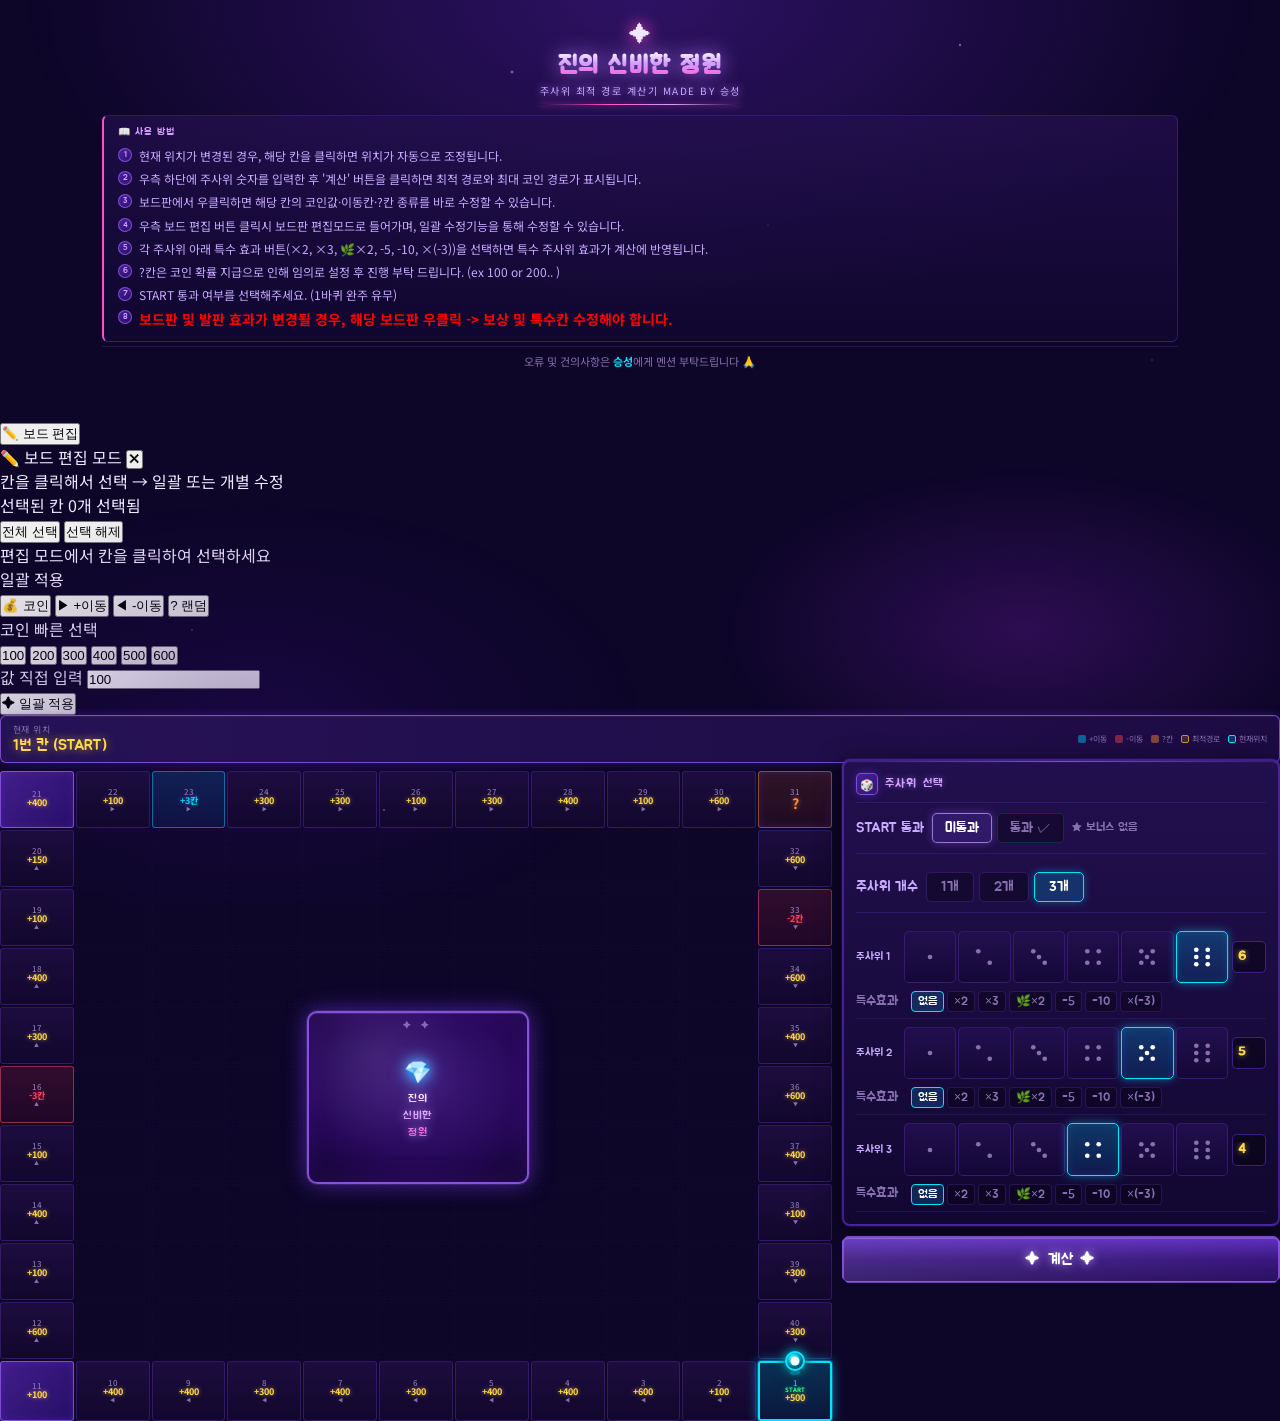
<file: maple_dice.html>
<!DOCTYPE html>
<html lang="ko">

<head>
  <meta charset="UTF-8">
  <meta name="viewport" content="width=device-width, initial-scale=1.0">
  <title>진의 신비한 정원</title>
  <link href="https://fonts.googleapis.com/css2?family=Jua&family=Noto+Sans+KR:wght@400;500;700&display=swap"
    rel="stylesheet">
  <link rel="stylesheet" href="maple_dice.css">
</head>

<body>
  <div class="app">

    <!-- 헤더 -->
    <div class="header">
      <div class="ho">✦</div>
      <h1>진의 신비한 정원</h1>
      <div class="sub">주사위 최적 경로 계산기 made by 승성</div>
      <div class="hl"></div>

      <div class="help">
        <div class="help-title">📖 사용 방법</div>
        <div class="help-steps">
          <div class="help-step">
            <div class="help-num">1</div>
            <div class="help-text">현재 위치가 변경된 경우, 해당 칸을 클릭하면 위치가 자동으로 조정됩니다.</div>
          </div>
          <div class="help-step">
            <div class="help-num">2</div>
            <div class="help-text">우측 하단에 주사위 숫자를 입력한 후 '계산' 버튼을 클릭하면 최적 경로와 최대 코인 경로가 표시됩니다.</div>
          </div>
          <div class="help-step">
            <div class="help-num">3</div>
            <div class="help-text">
              보드판에서 우클릭하면 해당 칸의 코인값·이동칸·?칸 종류를 바로 수정할 수 있습니다.
            </div>
          </div>
          <div class="help-step">
            <div class="help-num">4</div>
            <div class="help-text">
             우측 보드 편집 버튼 클릭시 보드판 편집모드로 들어가며, 일괄 수정기능을 통해 수정할 수 있습니다.
            </div>
          </div>
          <div class="help-step">
            <div class="help-num">5</div>
            <div class="help-text">
              각 주사위 아래 특수 효과 버튼(×2, ×3, 🌿×2, -5, -10, ×(-3))을 선택하면 특수 주사위 효과가 계산에 반영됩니다.
            </div>
          </div>
          <div class="help-step">
            <div class="help-num">6</div>
            <div class="help-text">
              ?칸은 코인 확률 지급으로 인해 임의로 설정 후 진행 부탁 드립니다. (ex 100 or 200.. )
            </div>
          </div>
          <div class="help-step">
            <div class="help-num">7</div>
            <div class="help-text">
              START 통과 여부를 선택해주세요. (1바퀴 완주 유무)
            </div>
          </div>
          <div class="help-step">
            <div class="help-num">8</div>
            <div class="help-text" style="font-size: 14px; color: red; font-weight: bold;">
              <strong>
                보드판 및 발판 효과가 변경될 경우, 해당 보드판 우클릭 -> 보상 및 특수칸 수정해야 합니다.
              </strong>
            </div>
          </div>
        </div>
      </div>
      <div class="help-contact">오류 및 건의사항은 <b>승성</b>에게 멘션 부탁드립니다 🙏</div>
    </div>
  </div>

  <!-- 편집 모드 버튼 (우측 상단 고정) -->
  <button id="editModeBtn" class="edit-mode-btn" onclick="toggleEditMode()">
    <span class="emb-icon">✏️</span>
    <span class="emb-text">보드 편집</span>
  </button>

  <!-- 편집 패널 (우측 슬라이드인) -->
  <div id="editPanel" class="edit-panel">
    <div class="ep-header">
      <div class="ep-title-row">
        <span class="ep-title">✏️ 보드 편집 모드</span>
        <button class="ep-close-btn" onclick="toggleEditMode()">✕</button>
      </div>
      <div class="ep-desc">칸을 클릭해서 선택 → 일괄 또는 개별 수정</div>
    </div>

    <!-- 선택 현황 -->
    <div class="ep-section">
      <div class="ep-section-title">
        <span>선택된 칸</span>
        <span class="ep-sel-cnt-badge"><span id="epSelCount">0</span>개 선택됨</span>
      </div>
      <div class="ep-sel-actions">
        <button class="ep-sel-btn" onclick="selectAllCells()">전체 선택</button>
        <button class="ep-sel-btn ep-sel-btn-clear" onclick="clearSelection()">선택 해제</button>
      </div>
      <div id="epSelList" class="ep-sel-list">
        <div class="ep-hint">편집 모드에서 칸을 클릭하여 선택하세요</div>
      </div>
    </div>

    <!-- 일괄 적용 -->
    <div class="ep-section">
      <div class="ep-section-title">일괄 적용</div>
      <div class="ep-type-row" id="epBulkTypes">
        <button class="ep-type-btn active" data-type="coin" onclick="epSetType(this)">💰 코인</button>
        <button class="ep-type-btn" data-type="plus" onclick="epSetType(this)">▶ +이동</button>
        <button class="ep-type-btn" data-type="minus" onclick="epSetType(this)">◀ -이동</button>
        <button class="ep-type-btn" data-type="mystery" onclick="epSetType(this)">? 랜덤</button>
      </div>
      <div class="ep-bulk-presets" id="epPresets">
        <div class="ep-preset-label">코인 빠른 선택</div>
        <div class="ep-preset-btns">
          <button class="ep-preset" onclick="setBulkVal(100)">100</button>
          <button class="ep-preset" onclick="setBulkVal(200)">200</button>
          <button class="ep-preset" onclick="setBulkVal(300)">300</button>
          <button class="ep-preset" onclick="setBulkVal(400)">400</button>
          <button class="ep-preset" onclick="setBulkVal(500)">500</button>
          <button class="ep-preset" onclick="setBulkVal(600)">600</button>
        </div>
      </div>
      <div class="ep-input-row">
        <label class="ep-label">값 직접 입력</label>
        <input class="ep-input" id="epBulkVal" type="number" min="0" step="50" value="100">
      </div>
      <button class="ep-apply-btn" id="epApplyBtn" onclick="applyBulkEdit()">✦ 일괄 적용</button>
    </div>

    <!-- 개별 수정 (선택한 칸 클릭 시 표시) -->
    <div class="ep-section" id="epSingleSection" style="display:none">
      <div class="ep-section-title">개별 칸 수정</div>
      <div class="ep-hint" style="margin-bottom:6px">선택 목록의 칸 번호를 클릭하세요</div>
    </div>
    <div id="epSingleEdit" class="ep-section ep-single-wrap"></div>
  </div>

  <!-- PLAY TAB -->
  <div id="tab-play" class="page active">

    <!-- 상단: 보드 + 우측 패널 2단 레이아웃 -->
    <div class="play-layout">

      <!-- 왼쪽: 보드 -->
      <div class="board-col">
        <div class="pos-bar">
          <div>
            <div class="plabel">현재 위치</div>
            <div class="pval" id="posDisplay">1번 칸 (START)</div>
          </div>
          <div class="legend">
            <div class="li">
              <div class="ld ld-plus"></div>+이동
            </div>
            <div class="li">
              <div class="ld ld-minus"></div>-이동
            </div>
            <div class="li">
              <div class="ld ld-myst"></div>?칸
            </div>
            <div class="li">
              <div class="ld ld-path"></div>최적경로
            </div>
            <div class="li">
              <div class="ld ld-cur"></div>현재위치
            </div>
          </div>
        </div>
        <div class="board-grid" id="boardGrid"></div>
      </div>

      <!-- 오른쪽: 주사위 + 버튼 + 결과 -->
      <div class="side-col">
        <div class="section">
          <div class="sh">
            <div class="si">🎲</div>
            <div class="st">주사위 선택</div>
          </div>
          <div class="dc" id="diceContainer"></div>
        </div>
        <button class="calc-btn" onclick="calculate()">✦ 계산 ✦</button>
        <div class="section results-section" id="resultsSection">
          <div class="sh">
            <div class="si">🏆</div>
            <div class="st">최적 경로</div>
          </div>
          <div class="mgrid">
            <div class="mc hl">
              <div class="ml">최고 코인</div>
              <div class="mv gold" id="bestCoin">—</div>
            </div>
            <div class="mc">
              <div class="ml">최적 순서</div>
              <div class="mv sm" id="bestOrder">—</div>
            </div>
            <div class="mgrid-row">
              <div class="mc">
                <div class="ml">도착 칸</div>
                <div class="mv" id="bestPos">—</div>
              </div>
              <div class="mc">
                <div class="ml">경우의 수</div>
                <div class="mv" id="totalCases">—</div>
              </div>
            </div>
          </div>
          <div id="resultList"></div>
        </div>
      </div>

    </div>
  </div>


  </div>
  <script src="maple_dice.js"></script>
</body>

</html>
</file>
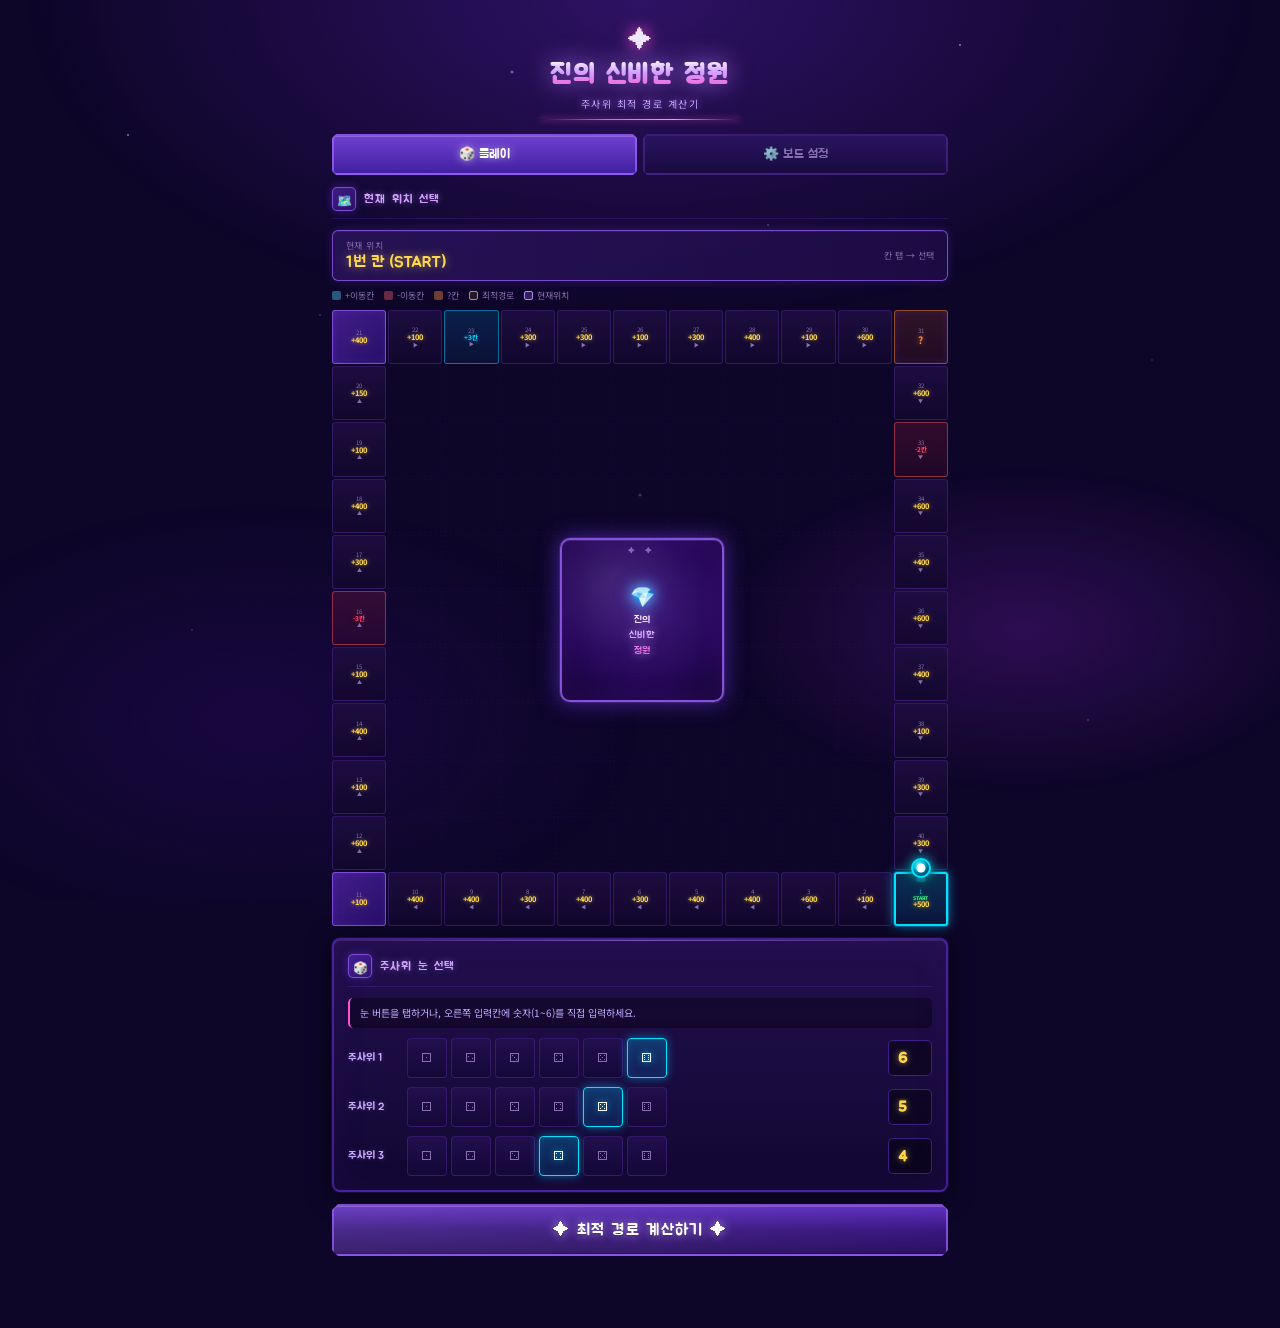
<file: main/maple_dice.html>
<!DOCTYPE html>
<html lang="ko">
<head>
<meta charset="UTF-8">
<meta name="viewport" content="width=device-width, initial-scale=1.0, maximum-scale=1.0">
<title>진의 신비한 정원</title>
<link href="https://fonts.googleapis.com/css2?family=Jua&family=Noto+Sans+KR:wght@400;500;700;900&display=swap" rel="stylesheet">
<link rel="stylesheet" href="maple_dice.css">
</head>
<body>
<div class="app">
<div class="header">
  <div class="ho">✦</div>
  <h1>진의 신비한 정원</h1>
  <div class="sub">주사위 최적 경로 계산기</div>
  <div class="hl"></div>
</div>
<div class="tabs">
  <button class="tab active" onclick="switchTab('play')">🎲 플레이</button>
  <button class="tab" onclick="switchTab('settings')">⚙️ 보드 설정</button>
</div>

<!-- PLAY TAB -->
<div id="tab-play" class="page active">
  <div class="board-wrap">
    <div class="sh" style="padding:0 0 7px">
      <div class="si">🗺️</div><div class="st">현재 위치 선택</div>
    </div>
    <div class="pos-bar">
      <div><div class="plabel">현재 위치</div><div class="pval" id="posDisplay">1번 칸 (START)</div></div>
      <div class="phint">칸 탭 → 선택</div>
    </div>
    <div class="legend">
      <div class="li"><div class="ld" style="background:rgba(80,216,255,.4)"></div>+이동칸</div>
      <div class="li"><div class="ld" style="background:rgba(240,96,112,.4)"></div>-이동칸</div>
      <div class="li"><div class="ld" style="background:rgba(255,144,64,.4)"></div>?칸</div>
      <div class="li"><div class="ld" style="background:rgba(240,192,96,.1);border:1px solid #c8942a"></div>최적경로</div>
      <div class="li"><div class="ld" style="background:rgba(178,138,248,.22);border:1px solid #b28af8"></div>현재위치</div>
    </div>
    <div class="board-grid" id="boardGrid"></div>
  </div>
  <div class="section">
    <div class="sh"><div class="si">🎲</div><div class="st">주사위 눈 선택</div></div>
    <div class="notice">눈 버튼을 탭하거나, 오른쪽 입력칸에 숫자(1~6)를 직접 입력하세요.</div>
    <div class="dc" id="diceContainer"></div>
  </div>
  <button class="calc-btn" onclick="calculate()">✦ 최적 경로 계산하기 ✦</button>
  <div class="section results-section" id="resultsSection">
    <div class="sh"><div class="si">🏆</div><div class="st">최적 경로 결과</div></div>
    <div class="mgrid">
      <div class="mc hl"><div class="ml">최고 코인 획득</div><div class="mv gold" id="bestCoin">—</div></div>
      <div class="mc"><div class="ml">최적 순서</div><div class="mv sm" id="bestOrder">—</div></div>
      <div class="mc"><div class="ml">도착 칸</div><div class="mv" id="bestPos">—</div></div>
      <div class="mc"><div class="ml">비교 경우의 수</div><div class="mv" id="totalCases">—</div></div>
    </div>
    <div id="resultList"></div>
  </div>
</div>

<!-- SETTINGS TAB -->
<div id="tab-settings" class="page">
  <div class="section">
    <div class="sh"><div class="si">💰</div><div class="st">칸별 코인 보상 수정</div></div>
    <div class="notice">각 칸의 코인 보상을 수정하세요. 특수 칸은 아래에서 설정합니다.</div>
    <div class="cell-edit-grid" id="cellEditGrid"></div>
  </div>
  <div class="section">
    <div class="sh"><div class="si">✨</div><div class="st">특수 칸 설정</div></div>
    <div class="notice">주마다 바뀌는 이동칸·?칸을 여기서 관리하세요.</div>
    <div class="special-list" id="specialList"></div>
    <button class="add-btn" onclick="addSpecialCell()">+ 특수 칸 추가</button>
    <div class="save-notice" id="saveNotice">✓ 저장되었습니다</div>
  </div>
</div>
</div>

<script src="maple_dice.js"></script>
</body>
</html>
</file>
<file: maple_dice.css>
:root{
  --bg:#0d0628;
  --bg3:#1e0f4a;
  --border:rgba(120,60,255,0.45);
  --border2:rgba(160,100,255,0.7);
  --accent:#b87aff;
  --accent2:#d4a0ff;
  --neon-pink:#ff4fce;
  --neon-cyan:#00e5ff;
  --neon-green:#39ff8a;
  --gold:#ffd84a;
  --gold2:#ffb800;
  --gold-glow:rgba(255,216,74,0.6);
  --red:#ff4060;
  --cyan:#00d4ff;
  --orange:#ff8c42;
  --text:#f0e8ff;
  --text2:#c8aaff;
  --text3:#8870b0;
}
*{box-sizing:border-box;margin:0;padding:0}
body{background:var(--bg);color:var(--text);font-family:'Noto Sans KR',sans-serif;min-height:100vh;overflow-x:hidden;}
body::before{content:'';position:fixed;inset:0;pointer-events:none;z-index:0;background:radial-gradient(ellipse 80% 60% at 50% 0%,rgba(80,30,160,.5) 0%,transparent 60%),radial-gradient(ellipse 50% 40% at 20% 80%,rgba(40,10,100,.4) 0%,transparent 60%),radial-gradient(ellipse 40% 30% at 80% 70%,rgba(120,30,180,.3) 0%,transparent 60%);}
body::after{content:'';position:fixed;inset:0;pointer-events:none;z-index:0;background-image:radial-gradient(1.5px 1.5px at 10% 15%,rgba(255,255,255,.7) 0%,transparent 100%),radial-gradient(1px 1px at 25% 35%,rgba(255,255,255,.5) 0%,transparent 100%),radial-gradient(2px 2px at 40% 8%,rgba(200,160,255,.8) 0%,transparent 100%),radial-gradient(1px 1px at 60% 25%,rgba(255,255,255,.6) 0%,transparent 100%),radial-gradient(1.5px 1.5px at 75% 5%,rgba(255,255,255,.7) 0%,transparent 100%),radial-gradient(1px 1px at 90% 40%,rgba(200,160,255,.5) 0%,transparent 100%),radial-gradient(1px 1px at 15% 70%,rgba(255,255,255,.4) 0%,transparent 100%),radial-gradient(1.5px 1.5px at 30% 90%,rgba(200,160,255,.6) 0%,transparent 100%);}

.app{position:relative;z-index:1;max-width:1100px;margin:0 auto;padding:0 12px 40px;}
.header{text-align:center;padding:16px 0 10px}
.ho{font-size:22px;margin-bottom:3px;animation:float 2.5s ease-in-out infinite;filter:drop-shadow(0 0 8px var(--neon-pink))}
@keyframes float{0%,100%{transform:translateY(0)}50%{transform:translateY(-5px)}}
.header h1{font-family:'Jua',sans-serif;font-size:24px;background:linear-gradient(180deg,#fff 0%,var(--accent2) 40%,var(--neon-pink) 100%);-webkit-background-clip:text;-webkit-text-fill-color:transparent;background-clip:text;filter:drop-shadow(0 0 10px rgba(184,122,255,.8));letter-spacing:.06em;margin-bottom:2px;}
.header .sub{font-size:10px;color:var(--text2);letter-spacing:.15em;text-transform:uppercase;text-shadow:0 0 8px var(--accent)}
.hl{width:200px;height:1px;background:linear-gradient(90deg,transparent,var(--neon-pink),var(--accent2),transparent);margin:6px auto 0;box-shadow:0 0 6px var(--neon-pink)}
.tabs{display:flex;gap:6px;margin-bottom:12px}
.tab{flex:1;padding:9px 0;text-align:center;font-family:'Jua',sans-serif;font-size:13px;cursor:pointer;background:linear-gradient(180deg,#2a1460,#180a40);color:var(--text3);border:2px solid rgba(80,40,150,.6);border-radius:4px;transition:all .2s;clip-path:polygon(4px 0%,calc(100% - 4px) 0%,100% 4px,100% calc(100% - 4px),calc(100% - 4px) 100%,4px 100%,0% calc(100% - 4px),0% 4px);}
.tab.active{background:linear-gradient(180deg,#7040d0,#4020a0);color:#fff;border-color:var(--border2);box-shadow:0 0 14px rgba(120,80,220,.7),inset 0 1px 0 rgba(255,255,255,.2);text-shadow:0 0 8px rgba(255,255,255,.5);}
.tab:hover:not(.active){color:var(--text2);background:linear-gradient(180deg,#351870,#1e0d50);border-color:var(--border)}
.page{display:none}.page.active{display:block}

/* =============================================
   레이아웃: board-col이 전체 너비, side-col은 board-grid 오른쪽 여백에 absolute
   ============================================= */
.play-layout{
  display:block;
  position:relative;
}

.board-col{
  display:flex;
  flex-direction:column;
  gap:8px;
  overflow:visible;
  position:relative;
}

/* side-col: board-grid(65%)의 바로 오른쪽 공간에 절대배치 */
.side-col{
  position:absolute;
  left:calc(65% + 10px);  /* board-grid width(65%) + 간격 */
  top:44px;               /* pos-bar 높이 아래부터 */
  width:calc(35% - 10px); /* 나머지 공간 */
  display:flex;
  flex-direction:column;
  gap:10px;
  z-index:20;
}

/* pos-bar */
.pos-bar{display:flex;align-items:center;justify-content:space-between;gap:8px;background:linear-gradient(90deg,rgba(40,20,90,.9),rgba(30,12,70,.9));border:1px solid var(--border2);border-radius:6px;padding:7px 12px;box-shadow:0 0 10px rgba(100,60,220,.3),inset 0 1px 0 rgba(180,140,255,.1);min-width:0;overflow:hidden;}
.plabel{font-size:9px;color:var(--text3);letter-spacing:.05em;text-transform:uppercase;white-space:nowrap}
.pval{font-family:'Jua',sans-serif;font-size:15px;color:var(--gold);text-shadow:0 0 10px var(--gold-glow);white-space:nowrap}
.legend{display:flex;flex-wrap:wrap;gap:3px 8px;justify-content:flex-end;flex-shrink:0}
.li{display:flex;align-items:center;gap:3px;font-size:8px;color:var(--text3);white-space:nowrap}
.ld{width:8px;height:8px;border-radius:2px;flex-shrink:0}
.ld-plus{background:rgba(0,200,255,.45)}.ld-minus{background:rgba(255,60,80,.45)}.ld-myst{background:rgba(255,140,50,.45)}
.ld-path{background:rgba(240,192,96,.15);border:1px solid #c8942a}.ld-cur{background:rgba(0,180,220,.25);border:1px solid var(--neon-cyan)}

/* 보드 그리드 */
.board-grid{
  display:grid;
  grid-template-columns:repeat(11,1fr);
  gap:2px;
  width:65%;
  height:650px;
  position:relative;
}

/* 보드 칸 */
.bc{border-radius:3px;border:1px solid rgba(80,40,150,.5);background:linear-gradient(180deg,rgba(30,14,65,.9),rgba(18,8,45,.9));display:flex;flex-direction:column;align-items:center;justify-content:center;cursor:pointer;transition:all .13s;overflow:visible;padding:1px;position:relative;min-width:0;min-height:0;}
.bc:hover{border-color:rgba(160,100,255,.8);background:linear-gradient(180deg,rgba(60,28,130,.9),rgba(40,16,100,.9));box-shadow:0 0 6px rgba(160,100,255,.4)}
.bc.cur{border:2px solid var(--neon-cyan)!important;background:linear-gradient(180deg,rgba(0,180,220,.25),rgba(0,120,180,.15))!important;box-shadow:0 0 0 1px rgba(0,200,255,.3),0 0 12px rgba(0,200,255,.6)!important}
.bc.onpath{border-color:var(--gold2)!important;background:linear-gradient(180deg,rgba(255,200,50,.15),rgba(200,140,0,.1))!important;box-shadow:0 0 5px rgba(255,200,50,.3)!important}
.bc.corner{background:linear-gradient(135deg,rgba(90,40,180,.7),rgba(50,20,130,.7));border-color:var(--border2);box-shadow:inset 0 0 8px rgba(120,60,255,.2)}
.bc.inner{background:transparent;border:1px dashed rgba(80,40,150,.08);cursor:default;pointer-events:none;border-radius:0}
.bc.icenter{background:transparent;border:none;cursor:default;pointer-events:none}
.bc.move-plus{background:linear-gradient(180deg,rgba(0,180,255,.15),rgba(0,120,200,.1));border-color:rgba(0,200,255,.5)}
.bc.move-plus:hover{background:linear-gradient(180deg,rgba(0,180,255,.25),rgba(0,120,200,.18))}
.bc.move-minus{background:linear-gradient(180deg,rgba(255,50,80,.15),rgba(200,20,50,.1));border-color:rgba(255,80,100,.5)}
.bc.move-minus:hover{background:linear-gradient(180deg,rgba(255,50,80,.25),rgba(200,20,50,.18))}
.bc.mystery{background:linear-gradient(180deg,rgba(255,100,30,.15),rgba(200,60,0,.1));border-color:rgba(255,140,50,.5)}
.bc.mystery:hover{background:linear-gradient(180deg,rgba(255,100,30,.25),rgba(200,60,0,.18))}

/* 말 */
.piece{position:absolute;top:-12px;left:50%;transform:translateX(-50%);line-height:1;pointer-events:none;filter:drop-shadow(0 0 6px var(--neon-cyan)) drop-shadow(0 2px 4px rgba(0,0,0,.8));animation:pieceFloat 1.8s ease-in-out infinite;z-index:10}
@keyframes pieceFloat{0%,100%{transform:translateX(-50%) translateY(0)}50%{transform:translateX(-50%) translateY(-4px)}}
.piece.moving{animation:piecePop .35s ease both}
@keyframes piecePop{0%{transform:translateX(-50%) scale(.5);opacity:0}60%{transform:translateX(-50%) scale(1.4)}100%{transform:translateX(-50%) scale(1);opacity:1}}

/* 칸 텍스트 */
.cn{font-size:clamp(5px,0.75vw,8px);color:var(--text3);line-height:1;font-weight:500}
.cv{font-size:clamp(6px,0.85vw,9px);font-weight:700;line-height:1.1;text-align:center;white-space:nowrap}
.cv.pos{color:var(--gold);text-shadow:0 0 4px var(--gold-glow)}
.cv.movepos{color:var(--cyan);text-shadow:0 0 4px rgba(0,200,255,.6)}
.cv.moveneg{color:var(--red);text-shadow:0 0 4px rgba(255,50,80,.5)}
.cv.myst{color:var(--orange);font-size:clamp(9px,1.2vw,14px);text-shadow:0 0 5px rgba(255,140,50,.7)}
.cstart{font-size:clamp(4px,0.6vw,6px);color:var(--neon-green);font-weight:700;line-height:1;text-shadow:0 0 4px rgba(0,255,120,.6)}
.bc.cur .cn{color:var(--cyan)}

/* 중앙 오버레이 */
.board-center-overlay{position:absolute;left:calc(4/11 * 100% + 4px);top:calc(4/11 * 100% + 4px);width:calc(3/11 * 100% - 4px);height:calc(3/11 * 100% - 4px);border-radius:10px;background:radial-gradient(ellipse 90% 85% at 50% 40%,rgba(140,60,255,.4) 0%,rgba(50,10,110,.7) 55%,rgba(10,4,30,.9) 100%);border:2px solid rgba(160,100,255,.8);box-shadow:0 0 0 1px rgba(200,150,255,.12),0 0 22px rgba(120,60,255,.55),inset 0 0 25px rgba(80,20,160,.35),inset 0 1px 0 rgba(200,160,255,.18);display:flex;flex-direction:column;align-items:center;justify-content:center;gap:2px;pointer-events:none;z-index:5;overflow:hidden;}
.board-center-overlay::before{content:'';position:absolute;inset:0;border-radius:8px;background:radial-gradient(circle at 30% 25%,rgba(255,255,255,.07) 0%,transparent 45%);pointer-events:none}
.board-center-overlay::after{content:'✦  ✦';position:absolute;top:6px;left:0;right:0;text-align:center;font-size:clamp(5px,0.7vw,8px);color:rgba(210,170,255,.55);letter-spacing:4px;animation:twinkle 2s ease-in-out infinite}
@keyframes twinkle{0%,100%{opacity:.4}50%{opacity:1}}
.center-gem{font-size:clamp(14px,2vw,22px);filter:drop-shadow(0 0 8px rgba(0,220,255,.9)) drop-shadow(0 0 4px rgba(180,100,255,.7));animation:gemFloat 2.5s ease-in-out infinite;position:relative;z-index:1}
@keyframes gemFloat{0%,100%{transform:translateY(0)}50%{transform:translateY(-4px)}}
.center-title{font-family:'Jua',sans-serif;font-size:clamp(7px,1vw,11px);background:linear-gradient(180deg,#fff 0%,var(--accent2) 50%,var(--neon-pink) 100%);-webkit-background-clip:text;-webkit-text-fill-color:transparent;background-clip:text;text-align:center;line-height:1.55;letter-spacing:.05em;filter:drop-shadow(0 0 5px rgba(200,140,255,.8));position:relative;z-index:1;margin-top:2px}

/* 섹션 */
.section{background:linear-gradient(180deg,rgba(36,16,80,.95),rgba(18,8,50,.95));border:2px solid var(--border);border-radius:8px;padding:12px;box-shadow:0 0 0 1px rgba(80,40,200,.2),0 4px 24px rgba(0,0,0,.6),inset 0 1px 0 rgba(180,140,255,.15);position:relative;}
.section::before{content:'';position:absolute;top:0;left:20px;right:20px;height:1px;background:linear-gradient(90deg,transparent,rgba(180,140,255,.5),transparent);pointer-events:none}
.sh{display:flex;align-items:center;gap:7px;margin-bottom:10px;padding-bottom:7px;border-bottom:1px solid rgba(120,60,255,.2)}
.si{width:22px;height:22px;border-radius:5px;background:linear-gradient(135deg,rgba(120,60,255,.4),rgba(80,30,180,.4));border:1px solid var(--border2);display:flex;align-items:center;justify-content:center;font-size:11px;box-shadow:0 0 8px rgba(120,60,255,.4);flex-shrink:0
}
.st{font-family:'Jua',sans-serif;font-size:12px;color:var(--accent2);letter-spacing:.1em;text-transform:uppercase;text-shadow:0 0 6px rgba(180,140,255,.5)}

/* 주사위 */
.dc{display:flex;flex-direction:column;gap:8px}
.dr{display:flex;align-items:center;gap:4px}
.dlabel{font-family:'Jua',sans-serif;font-size:11px;color:var(--text2);width:44px;flex-shrink:0}
.dopts{display:flex;gap:2px;flex:1;min-width:0}
.dbtn{flex:1;aspect-ratio:1;border-radius:5px;border:1px solid rgba(80,40,150,.5);background:linear-gradient(180deg,rgba(35,16,80,.9),rgba(20,8,55,.9));color:var(--text3);cursor:pointer;display:flex;align-items:center;justify-content:center;transition:all .13s;padding:2px;min-width:0;}
.dbtn:hover{border-color:var(--border2);background:linear-gradient(180deg,rgba(60,28,120,.9),rgba(40,16,90,.9));box-shadow:0 0 6px rgba(160,100,255,.3)}
.dbtn.sel{border-color:var(--neon-cyan);background:linear-gradient(180deg,rgba(0,160,220,.3),rgba(0,100,180,.2));box-shadow:0 0 10px rgba(0,200,255,.5),inset 0 0 8px rgba(0,180,255,.15);color:#fff}
.dnum{width:34px;height:32px;border-radius:5px;border:1px solid var(--border);background:rgba(0,0,0,.4);color:var(--gold);font-size:13px;font-weight:700;text-align:center;font-family:'Jua',sans-serif;outline:none;transition:border-color .15s;flex-shrink:0;text-shadow:0 0 6px var(--gold-glow);}
.dnum:focus{border-color:var(--neon-cyan);box-shadow:0 0 8px rgba(0,200,255,.4)}

/* 계산 버튼 */
.calc-btn{width:100%;padding:12px;background:linear-gradient(180deg,#6030c0,#3a1880 50%,#2a1060);border:2px solid var(--border2);border-radius:6px;color:#fff;font-family:'Jua',sans-serif;font-size:15px;cursor:pointer;letter-spacing:.08em;transition:all .2s;box-shadow:0 0 20px rgba(120,60,255,.5),inset 0 1px 0 rgba(255,255,255,.2);text-shadow:0 0 10px rgba(200,160,255,.8);clip-path:polygon(5px 0%,calc(100% - 5px) 0%,100% 5px,100% calc(100% - 5px),calc(100% - 5px) 100%,5px 100%,0% calc(100% - 5px),0% 5px);position:relative;overflow:hidden;}
.calc-btn::before{content:'';position:absolute;top:0;left:-100%;width:200%;height:100%;background:linear-gradient(90deg,transparent,rgba(255,255,255,.08),transparent);animation:shimmer 2.5s infinite}
@keyframes shimmer{0%{left:-100%}100%{left:100%}}
.calc-btn:hover{background:linear-gradient(180deg,#7840e0,#4a20a0 50%,#3a1880);box-shadow:0 0 30px rgba(160,80,255,.7);transform:translateY(-1px)}
.calc-btn:active{transform:translateY(0)}

/* 결과 */
.results-section{display:none}.results-section.visible{display:block}
.mgrid{display:flex;flex-direction:column;gap:5px;margin-bottom:10px}
.mgrid-row{display:grid;grid-template-columns:1fr 1fr;gap:5px}
.mc{background:linear-gradient(180deg,rgba(35,16,80,.8),rgba(18,8,50,.8));border:1px solid var(--border);border-radius:5px;padding:8px 10px;min-width:0;width:100%;}
.mc.hl{border-color:var(--gold2);background:linear-gradient(180deg,rgba(60,40,0,.5),rgba(30,20,0,.3));box-shadow:0 0 10px rgba(255,180,0,.2);height:auto;overflow:visible;}
.ml{font-size:9px;color:var(--text3);letter-spacing:.05em;text-transform:uppercase;margin-bottom:4px;white-space:nowrap}
.mv{font-family:'Jua',sans-serif;font-size:15px;color:var(--text);white-space:nowrap;overflow:hidden;text-overflow:ellipsis;line-height:1.2}
.mv.gold{color:var(--gold);text-shadow:0 0 8px var(--gold-glow);white-space:normal;overflow:visible;font-size:15px;}
.mv.sm{font-size:11px;display:flex;align-items:center;gap:3px;flex-wrap:nowrap;overflow:hidden;line-height:1.4}
.ri{padding:7px 0;border-bottom:1px solid rgba(80,40,150,.25);display:flex;align-items:flex-start;gap:8px}
.ri:last-child{border-bottom:none;padding-bottom:0}
.rb{width:20px;height:20px;border-radius:50%;display:flex;align-items:center;justify-content:center;font-size:9px;font-weight:700;flex-shrink:0;margin-top:1px;font-family:'Jua',sans-serif}
.r1{background:linear-gradient(135deg,rgba(255,200,50,.3),rgba(200,130,0,.2));border:1px solid var(--gold2);color:var(--gold);box-shadow:0 0 6px rgba(255,180,0,.3)}
.r2{background:rgba(180,175,200,.1);border:1px solid rgba(180,175,200,.3);color:#c8c0e0}
.r3{background:rgba(200,148,42,.1);border:1px solid rgba(200,148,42,.25);color:#d09050}
.rn{background:rgba(40,20,80,.5);border:1px solid var(--border);color:var(--text3)}
.rbody{flex:1;min-width:0}
.rorder{font-size:12px;margin-bottom:2px;display:flex;align-items:center;gap:2px;flex-wrap:wrap}
.rarr{font-size:7px;color:var(--text3)}
.rpath{font-size:12px;color:var(--text3);white-space:nowrap;overflow:hidden;text-overflow:ellipsis}
.rcoin{font-family:'Jua',sans-serif;font-size:13px;color:var(--neon-green);flex-shrink:0;align-self:center;text-shadow:0 0 6px rgba(0,255,120,.5)}
.rcoin.neg{color:var(--red);text-shadow:0 0 6px rgba(255,50,80,.5)}

/* 설정 탭 */
.notice{font-size:10px;color:var(--text2);line-height:1.6;padding:6px 10px;background:rgba(0,0,0,.3);border-radius:5px;border-left:2px solid var(--neon-pink);margin-bottom:10px}
.cell-edit-grid{display:grid;grid-template-columns:repeat(8,1fr);gap:4px;margin-bottom:6px}
.ced{display:flex;flex-direction:column;align-items:center;gap:2px}
.cel{font-size:12px;color:var(--text3);line-height:1}
.cei{width:100%;padding:4px 2px;text-align:center;background:rgba(0,0,0,.4);border:1px solid var(--border);border-radius:4px;color:var(--gold);font-size:9px;font-family:'Noto Sans KR',sans-serif;outline:none;transition:border-color .15s}
.cei:focus{border-color:var(--neon-cyan);box-shadow:0 0 5px rgba(0,200,255,.3)}
.special-list{display:flex;flex-direction:column;gap:8px}
.special-item{background:linear-gradient(180deg,rgba(40,18,90,.7),rgba(22,10,60,.7));border:1px solid var(--border);border-radius:6px;padding:10px 12px}
.special-item-header{display:flex;align-items:center;justify-content:space-between;margin-bottom:8px}
.special-item-title{font-family:'Jua',sans-serif;font-size:12px;color:var(--text2)}
.special-badge{font-size:10px;padding:2px 8px;border-radius:10px;font-weight:500;font-family:'Jua',sans-serif}
.badge-move-plus{background:rgba(0,200,255,.15);color:var(--cyan);border:1px solid rgba(0,200,255,.4)}
.badge-move-minus{background:rgba(255,50,80,.15);color:var(--red);border:1px solid rgba(255,80,100,.4)}
.badge-mystery{background:rgba(255,120,40,.15);color:var(--orange);border:1px solid rgba(255,140,50,.4)}
.special-row{display:flex;align-items:center;gap:8px;flex-wrap:wrap;margin-bottom:4px}
.special-label{font-size:10px;color:var(--text3);min-width:52px}
.special-input{width:60px;padding:5px 6px;text-align:center;background:rgba(0,0,0,.4);border:1px solid var(--border2);border-radius:5px;color:var(--gold);font-size:11px;font-family:'Noto Sans KR',sans-serif;outline:none;transition:border-color .15s}
.special-input:focus{border-color:var(--neon-cyan)}
.type-btns{display:flex;gap:4px}
.type-btn{padding:4px 8px;border-radius:4px;border:1px solid var(--border);background:rgba(0,0,0,.3);color:var(--text3);font-size:10px;cursor:pointer;transition:all .13s;font-family:'Jua',sans-serif}
.type-btn.ap{background:rgba(0,200,255,.15);border-color:rgba(0,200,255,.5);color:var(--cyan)}
.type-btn.am{background:rgba(255,50,80,.15);border-color:rgba(255,80,100,.5);color:var(--red)}
.type-btn.aq{background:rgba(255,120,40,.15);border-color:rgba(255,140,50,.5);color:var(--orange)}
.add-btn{width:100%;padding:9px;background:transparent;border:1px dashed rgba(120,60,255,.4);border-radius:5px;color:var(--text3);font-size:11px;cursor:pointer;transition:all .15s;margin-top:4px;font-family:'Jua',sans-serif}
.add-btn:hover{border-color:var(--accent2);color:var(--accent2)}
.del-btn{width:22px;height:22px;border-radius:50%;background:rgba(255,50,80,.1);border:1px solid rgba(255,80,100,.4);color:var(--red);font-size:12px;cursor:pointer;display:flex;align-items:center;justify-content:center;flex-shrink:0;transition:all .13s}
.del-btn:hover{background:rgba(255,50,80,.3);box-shadow:0 0 8px rgba(255,50,80,.4)}
.save-notice{font-family:'Jua',sans-serif;font-size:11px;color:var(--neon-green);text-align:center;margin-top:6px;opacity:0;transition:opacity .3s;text-shadow:0 0 8px rgba(0,255,120,.6)}
.save-notice.show{opacity:1}
.help{margin:10px 0 4px;padding:10px 14px;background:linear-gradient(180deg,rgba(36,16,80,.7),rgba(18,8,50,.7));border:1px solid rgba(120,60,255,.3);border-left:2px solid var(--neon-pink);border-radius:6px;display:flex;flex-direction:column;gap:5px;}
.help-title{font-family:'Jua',sans-serif;font-size:10px;color:var(--accent2);letter-spacing:.1em;display:flex;align-items:center;gap:5px;margin-bottom:2px;}
.help-steps{display:flex;flex-direction:column;gap:4px;}
.help-step{display:flex;gap:7px;align-items:flex-start;}
.help-num{width:14px;height:14px;border-radius:50%;background:linear-gradient(135deg,rgba(120,60,255,.5),rgba(80,30,180,.4));border:1px solid var(--border2);color:var(--accent2);font-family:'Jua',sans-serif;font-size:8px;display:flex;align-items:center;justify-content:center;flex-shrink:0;margin-top:2px;}
.help-text{font-size:12px;color:var(--text2);line-height:1.6;}
.help-contact{font-size:11px;color:var(--text3);padding-top:6px;border-top:1px solid rgba(120,60,255,.2);text-align:center;}
.help-contact b{color:var(--neon-cyan);}
@keyframes pop{0%{transform:scale(.95);opacity:0}60%{transform:scale(1.02)}100%{transform:scale(1);opacity:1}}
.pop{animation:pop .3s ease both}
::-webkit-scrollbar{width:4px}::-webkit-scrollbar-track{background:rgba(0,0,0,.3)}
::-webkit-scrollbar-thumb{background:linear-gradient(180deg,var(--neon-pink),var(--accent));border-radius:2px}

/* 반응형: 900px 이하에서는 board-grid 전체 너비, side-col 아래로 */
@media(max-width:900px){
  .board-grid{width:100%;}
  .side-col{
    position:static;
    width:100%;
  }
}

/*── 설정탭 보드판 편집기 ── */

/* 플레이탭과 동일한 구조: board-col(65%) + side-col(absolute 오른쪽) */
.settings-layout{
  display:block;
  position:relative;
  padding:0;
}

.settings-board-col{
  display:flex;
  flex-direction:column;
  gap:8px;
}

.settings-side-col{
  position:absolute;
  left:calc(65% + 10px);
  top:0;
  width:calc(35% - 10px);
  display:flex;
  flex-direction:column;
  gap:10px;
  z-index:20;
}

.quick-board{
  display:grid;
  grid-template-columns:repeat(11,1fr);
  gap:2px;
  width:65%;
  height:650px;
  position:relative;
  margin-top:8px;
}

/* 모바일 대응 */
@media(max-width:900px){
  .quick-board{
    width:100%;
    height:auto;
    aspect-ratio:1;
  }
  .settings-side-col{
    position:static;
    width:100%;
  }
}
.qbc{
  border-radius:3px;border:1px solid rgba(80,40,150,.5);
  background:linear-gradient(180deg,rgba(30,14,65,.9),rgba(18,8,45,.9));
  display:flex;flex-direction:column;align-items:center;justify-content:center;
  cursor:pointer;transition:all .13s;overflow:hidden;padding:1px;position:relative;
  min-width:0;min-height:0;
}
.qbc:hover{border-color:rgba(200,160,255,.9);background:linear-gradient(180deg,rgba(70,35,150,.9),rgba(50,20,110,.9));box-shadow:0 0 8px rgba(160,100,255,.5);}
.qbc.corner{background:linear-gradient(135deg,rgba(90,40,180,.7),rgba(50,20,130,.7));border-color:var(--border2);}
.qbc.move-plus{background:linear-gradient(180deg,rgba(0,180,255,.2),rgba(0,120,200,.15));border-color:rgba(0,200,255,.6);}
.qbc.move-minus{background:linear-gradient(180deg,rgba(255,50,80,.2),rgba(200,20,50,.15));border-color:rgba(255,80,100,.6);}
.qbc.mystery{background:linear-gradient(180deg,rgba(255,100,30,.2),rgba(200,60,0,.15));border-color:rgba(255,140,50,.6);}
.qbc.qb-inner{background:transparent;border:1px dashed rgba(80,40,150,.08);cursor:default;pointer-events:none;border-radius:0;}
.qbc.qb-center{background:radial-gradient(ellipse at center,rgba(140,60,255,.3),rgba(10,4,30,.8));border:2px solid rgba(160,100,255,.6);cursor:default;pointer-events:none;display:flex;align-items:center;justify-content:center;font-size:clamp(10px,1.5vw,18px);}
.qbn{font-size:clamp(5px,0.7vw,8px);color:var(--text3);line-height:1;}
.qbv{font-size:clamp(5px,0.8vw,9px);font-weight:700;line-height:1.2;text-align:center;white-space:nowrap;color:var(--gold);}
.qbc.move-plus .qbv{color:var(--cyan);}
.qbc.move-minus .qbv{color:var(--red);}
.qbc.mystery .qbv{color:var(--orange);font-size:clamp(8px,1.1vw,13px);}

/* 범례 */
.qb-legend{display:flex;gap:8px;flex-wrap:wrap;margin-bottom:6px;align-items:center;}
.ql{font-size:10px;padding:3px 8px;border-radius:4px;font-family:'Jua',sans-serif;}
.ql-coin{background:rgba(255,210,74,.1);border:1px solid rgba(255,210,74,.4);color:var(--gold);}
.ql-plus{background:rgba(0,200,255,.1);border:1px solid rgba(0,200,255,.4);color:var(--cyan);}
.ql-minus{background:rgba(255,50,80,.1);border:1px solid rgba(255,80,100,.4);color:var(--red);}
.ql-myst{background:rgba(255,120,40,.1);border:1px solid rgba(255,140,50,.4);color:var(--orange);}

/* 팝업 편집기 */
.cell-edit-popup{
  position:absolute;z-index:9999;
  background:linear-gradient(180deg,rgba(40,18,90,.98),rgba(22,10,60,.98));
  border:2px solid var(--border2);border-radius:10px;
  padding:12px;min-width:210px;
  box-shadow:0 8px 32px rgba(0,0,0,.7),0 0 20px rgba(120,60,255,.4);
}
.cep-header{display:flex;align-items:center;justify-content:space-between;margin-bottom:10px;}
.cep-title{font-family:'Jua',sans-serif;font-size:13px;color:var(--accent2);}
.cep-close{width:20px;height:20px;border-radius:50%;background:rgba(255,50,80,.15);border:1px solid rgba(255,80,100,.4);color:var(--red);font-size:11px;cursor:pointer;display:flex;align-items:center;justify-content:center;}
.cep-close:hover{background:rgba(255,50,80,.35);}
.cep-types{display:grid;grid-template-columns:1fr 1fr;gap:5px;margin-bottom:10px;}
.cep-type{padding:6px 4px;border-radius:5px;border:1px solid rgba(80,40,150,.5);background:rgba(0,0,0,.3);color:var(--text3);font-family:'Jua',sans-serif;font-size:11px;cursor:pointer;transition:all .13s;text-align:center;}
.cep-type:hover{border-color:var(--border2);color:var(--text2);}
.cep-type.active{border-color:var(--neon-cyan);background:rgba(0,160,220,.2);color:#fff;box-shadow:0 0 8px rgba(0,200,255,.3);}
.cep-label{font-size:10px;color:var(--text3);display:block;margin-bottom:4px;font-family:'Jua',sans-serif;}
.cep-input{width:100%;padding:7px 10px;background:rgba(0,0,0,.5);border:1px solid var(--border2);border-radius:5px;color:var(--gold);font-size:13px;font-family:'Jua',sans-serif;outline:none;text-align:center;}
.cep-input:focus{border-color:var(--neon-cyan);box-shadow:0 0 8px rgba(0,200,255,.3);}
.cep-val-wrap{margin-bottom:10px;min-height:36px;}
.cep-save{width:100%;padding:8px;background:linear-gradient(180deg,rgba(80,255,150,.2),rgba(0,180,80,.12));border:1px solid var(--neon-green);border-radius:6px;color:var(--neon-green);font-family:'Jua',sans-serif;font-size:12px;cursor:pointer;transition:all .18s;}
.cep-save:hover{background:linear-gradient(180deg,rgba(80,255,150,.32),rgba(0,200,100,.2));box-shadow:0 0 12px rgba(0,255,120,.3);}
</file>
<file: main/maple_dice.css>
:root{
  --bg:#0d0628;
  --bg2:#160a3a;
  --bg3:#1e0f4a;
  --card:#1a0c40;
  --card2:#251258;
  --panel:#200e50;
  --border:rgba(120,60,255,0.45);
  --border2:rgba(160,100,255,0.7);
  --border-bright:rgba(200,150,255,0.9);
  --accent:#b87aff;
  --accent2:#d4a0ff;
  --neon-pink:#ff4fce;
  --neon-cyan:#00e5ff;
  --neon-green:#39ff8a;
  --gold:#ffd84a;
  --gold2:#ffb800;
  --gold-glow:rgba(255,216,74,0.6);
  --green:#00e87a;
  --red:#ff4060;
  --cyan:#00d4ff;
  --orange:#ff8c42;
  --text:#f0e8ff;
  --text2:#c8aaff;
  --text3:#8870b0;
  --panel-inner:rgba(10,4,30,0.6);
}
*{box-sizing:border-box;margin:0;padding:0}

body{
  background:var(--bg);
  color:var(--text);
  font-family:'Noto Sans KR',sans-serif;
  min-height:100vh;
}

/* 별똥별 배경 */
body::before{
  content:'';position:fixed;inset:0;pointer-events:none;z-index:0;
  background:
    radial-gradient(ellipse 80% 60% at 50% 0%, rgba(80,30,160,0.5) 0%, transparent 60%),
    radial-gradient(ellipse 50% 40% at 20% 80%, rgba(40,10,100,0.4) 0%, transparent 60%),
    radial-gradient(ellipse 40% 30% at 80% 70%, rgba(120,30,180,0.3) 0%, transparent 60%);
}
body::after{
  content:'';position:fixed;inset:0;pointer-events:none;z-index:0;
  background-image:
    radial-gradient(1.5px 1.5px at 10% 15%, rgba(255,255,255,.7) 0%,transparent 100%),
    radial-gradient(1px 1px at 25% 35%, rgba(255,255,255,.5) 0%,transparent 100%),
    radial-gradient(2px 2px at 40% 8%, rgba(200,160,255,.8) 0%,transparent 100%),
    radial-gradient(1px 1px at 60% 25%, rgba(255,255,255,.6) 0%,transparent 100%),
    radial-gradient(1.5px 1.5px at 75% 5%, rgba(255,255,255,.7) 0%,transparent 100%),
    radial-gradient(1px 1px at 90% 40%, rgba(200,160,255,.5) 0%,transparent 100%),
    radial-gradient(1px 1px at 15% 70%, rgba(255,255,255,.4) 0%,transparent 100%),
    radial-gradient(2px 2px at 50% 55%, rgba(255,255,255,.3) 0%,transparent 100%),
    radial-gradient(1px 1px at 85% 80%, rgba(255,255,255,.5) 0%,transparent 100%),
    radial-gradient(1.5px 1.5px at 30% 90%, rgba(200,160,255,.6) 0%,transparent 100%);
}

.app{position:relative;z-index:1;max-width:640px;margin:0 auto;padding:0 0 60px}

/* ── 헤더 ── */
.header{text-align:center;padding:20px 20px 14px;position:relative}
.ho{
  font-size:24px;margin-bottom:4px;
  animation:float 2.5s ease-in-out infinite;
  filter:drop-shadow(0 0 8px var(--neon-pink));
}
@keyframes float{0%,100%{transform:translateY(0)}50%{transform:translateY(-6px)}}

.header h1{
  font-family:'Jua',sans-serif;
  font-size:26px;
  font-weight:700;
  background:linear-gradient(180deg,#fff 0%,var(--accent2) 40%,var(--neon-pink) 100%);
  -webkit-background-clip:text;-webkit-text-fill-color:transparent;background-clip:text;
  text-shadow:none;
  filter:drop-shadow(0 0 12px rgba(184,122,255,0.8));
  letter-spacing:.06em;
  margin-bottom:4px;
}
.header .sub{
  font-size:10px;color:var(--text2);letter-spacing:.15em;text-transform:uppercase;
  text-shadow:0 0 8px var(--accent);
}
.hl{
  width:200px;height:1px;
  background:linear-gradient(90deg,transparent,var(--neon-pink),var(--accent2),transparent);
  margin:8px auto 0;
  box-shadow:0 0 6px var(--neon-pink);
}

/* ── 탭 ── */
.tabs{
  display:flex;gap:6px;margin:0 12px 12px;
  border-radius:0;overflow:visible;border:none;
}
.tab{
  flex:1;padding:10px 0;text-align:center;
  font-family:'Jua',sans-serif;font-size:13px;
  cursor:pointer;
  background:linear-gradient(180deg,#2a1460 0%,#180a40 100%);
  color:var(--text3);border:none;
  transition:all .2s;
  border:2px solid rgba(80,40,150,0.6);
  border-radius:4px;
  clip-path:polygon(4px 0%,calc(100% - 4px) 0%,100% 4px,100% calc(100% - 4px),calc(100% - 4px) 100%,4px 100%,0% calc(100% - 4px),0% 4px);
}
.tab.active{
  background:linear-gradient(180deg,#7040d0 0%,#4020a0 100%);
  color:#fff;
  border-color:var(--border2);
  box-shadow:0 0 14px rgba(120,80,220,0.7),inset 0 1px 0 rgba(255,255,255,0.2);
  text-shadow:0 0 8px rgba(255,255,255,0.5);
}
.tab:hover:not(.active){
  color:var(--text2);
  background:linear-gradient(180deg,#351870 0%,#1e0d50 100%);
  border-color:var(--border);
}

/* ── 패널(section) ── */
.section{
  margin:0 12px 12px;
  background:linear-gradient(180deg,rgba(36,16,80,0.95) 0%,rgba(18,8,50,0.95) 100%);
  border:2px solid var(--border);
  border-radius:8px;
  padding:14px;
  box-shadow:
    0 0 0 1px rgba(80,40,200,0.2),
    0 4px 24px rgba(0,0,0,0.6),
    inset 0 1px 0 rgba(180,140,255,0.15),
    inset 0 0 30px rgba(60,20,120,0.2);
  position:relative;
}
/* 패널 상단 하이라이트 */
.section::before{
  content:'';position:absolute;top:0;left:20px;right:20px;height:1px;
  background:linear-gradient(90deg,transparent,rgba(180,140,255,0.5),transparent);
  pointer-events:none;
}

.sh{display:flex;align-items:center;gap:8px;margin-bottom:11px;padding-bottom:8px;border-bottom:1px solid rgba(120,60,255,0.2)}
.si{
  width:24px;height:24px;border-radius:5px;
  background:linear-gradient(135deg,rgba(120,60,255,0.4),rgba(80,30,180,0.4));
  border:1px solid var(--border2);
  display:flex;align-items:center;justify-content:center;font-size:12px;
  box-shadow:0 0 8px rgba(120,60,255,0.4);
}
.st{
  font-family:'Jua',sans-serif;
  font-size:12px;font-weight:400;color:var(--accent2);
  letter-spacing:.1em;text-transform:uppercase;
  text-shadow:0 0 6px rgba(180,140,255,0.5);
}

.page{display:none}
.page.active{display:block}

/* ── 보드 ── */
.board-wrap{padding:0 12px 12px}
.pos-bar{
  display:flex;align-items:center;justify-content:space-between;
  background:linear-gradient(90deg,rgba(40,20,90,0.9),rgba(30,12,70,0.9));
  border:1px solid var(--border2);
  border-radius:6px;padding:8px 13px;margin-bottom:8px;
  box-shadow:0 0 10px rgba(100,60,220,0.3),inset 0 1px 0 rgba(180,140,255,0.1);
}
.plabel{font-size:9px;color:var(--text3);letter-spacing:.05em;text-transform:uppercase}
.pval{
  font-family:'Jua',sans-serif;font-size:16px;
  color:var(--gold);
  text-shadow:0 0 10px var(--gold-glow);
}
.phint{font-size:9px;color:var(--text3)}
.legend{display:flex;flex-wrap:wrap;gap:5px 10px;margin-bottom:8px}
.li{display:flex;align-items:center;gap:4px;font-size:9px;color:var(--text3)}
.ld{width:9px;height:9px;border-radius:2px}

/* ── 보드 칸 ── */
.board-grid{display:grid;grid-template-columns:repeat(11,1fr);grid-template-rows:repeat(11,1fr);gap:2px;width:100%;overflow:visible;position:relative}
.board-center-overlay{
  position:absolute;
  left:calc(4/11 * 100% + 4px);
  top:calc(4/11 * 100% + 4px);
  width:calc(3/11 * 100% - 4px);
  height:calc(3/11 * 100% - 4px);
  border-radius:10px;
  background:radial-gradient(ellipse 90% 85% at 50% 40%,rgba(140,60,255,0.4) 0%,rgba(50,10,110,0.7) 55%,rgba(10,4,30,0.9) 100%);
  border:2px solid rgba(160,100,255,0.8);
  box-shadow:0 0 0 1px rgba(200,150,255,0.12),0 0 22px rgba(120,60,255,0.55),inset 0 0 25px rgba(80,20,160,0.35),inset 0 1px 0 rgba(200,160,255,0.18);
  display:flex;flex-direction:column;align-items:center;justify-content:center;
  gap:1px;pointer-events:none;z-index:5;overflow:hidden;
}
.board-center-overlay::before{
  content:'';position:absolute;inset:0;border-radius:8px;
  background:radial-gradient(circle at 30% 25%,rgba(255,255,255,0.07) 0%,transparent 45%);
  pointer-events:none;
}
.board-center-overlay::after{
  content:'✦  ✦';position:absolute;top:5px;left:0;right:0;
  text-align:center;font-size:7px;color:rgba(210,170,255,0.55);letter-spacing:4px;
  animation:twinkle 2s ease-in-out infinite;
}
@keyframes twinkle{0%,100%{opacity:.4}50%{opacity:1}}
.center-gem{font-size:20px;filter:drop-shadow(0 0 8px rgba(0,220,255,.9)) drop-shadow(0 0 4px rgba(180,100,255,.7));animation:gemFloat 2.5s ease-in-out infinite;position:relative;z-index:1}
@keyframes gemFloat{0%,100%{transform:translateY(0)}50%{transform:translateY(-4px)}}
.center-title{font-family:'Jua',sans-serif;font-size:10px;background:linear-gradient(180deg,#fff 0%,var(--accent2) 50%,var(--neon-pink) 100%);-webkit-background-clip:text;-webkit-text-fill-color:transparent;background-clip:text;text-align:center;line-height:1.55;letter-spacing:.05em;filter:drop-shadow(0 0 5px rgba(200,140,255,.8));position:relative;z-index:1;margin-top:2px}
.bc{
  border-radius:3px;
  border:1px solid rgba(80,40,150,0.5);
  background:linear-gradient(180deg,rgba(30,14,65,0.9),rgba(18,8,45,0.9));
  display:flex;flex-direction:column;align-items:center;justify-content:center;
  cursor:pointer;transition:all .13s;overflow:visible;padding:1px;
  aspect-ratio:1;min-width:0;position:relative;
}
.bc:hover{
  border-color:rgba(160,100,255,0.8);
  background:linear-gradient(180deg,rgba(60,28,130,0.9),rgba(40,16,100,0.9));
  box-shadow:0 0 6px rgba(160,100,255,0.4);
}
.bc.cur{
  border:2px solid var(--neon-cyan)!important;
  background:linear-gradient(180deg,rgba(0,180,220,0.25),rgba(0,120,180,0.15))!important;
  box-shadow:0 0 0 1px rgba(0,200,255,0.3),0 0 12px rgba(0,200,255,0.6)!important;
}
.bc.onpath{
  border-color:var(--gold2)!important;
  background:linear-gradient(180deg,rgba(255,200,50,0.15),rgba(200,140,0,0.1))!important;
  box-shadow:0 0 5px rgba(255,200,50,0.3)!important;
}
/* 말(piece) */
.piece{position:absolute;top:-16px;left:50%;transform:translateX(-50%);line-height:1;pointer-events:none;filter:drop-shadow(0 0 6px var(--neon-cyan)) drop-shadow(0 2px 4px rgba(0,0,0,0.8));animation:pieceFloat 1.8s ease-in-out infinite;z-index:10}
@keyframes pieceFloat{0%,100%{transform:translateX(-50%) translateY(0)}50%{transform:translateX(-50%) translateY(-5px)}}
.piece.moving{animation:piecePop .35s ease both}
@keyframes piecePop{0%{transform:translateX(-50%) scale(.5);opacity:0}60%{transform:translateX(-50%) scale(1.4)}100%{transform:translateX(-50%) scale(1);opacity:1}}

.bc.corner{
  background:linear-gradient(135deg,rgba(90,40,180,0.7),rgba(50,20,130,0.7));
  border-color:var(--border2);
  box-shadow:inset 0 0 8px rgba(120,60,255,0.2);
}
.bc.inner{background:transparent;border:1px dashed rgba(80,40,150,0.08);cursor:default;pointer-events:none;border-radius:0}
.bc.icenter{background:transparent;border:none;cursor:default;pointer-events:none}
.bc.move-plus{
  background:linear-gradient(180deg,rgba(0,180,255,0.15),rgba(0,120,200,0.1));
  border-color:rgba(0,200,255,0.5);
}
.bc.move-plus:hover{background:linear-gradient(180deg,rgba(0,180,255,0.25),rgba(0,120,200,0.18))}
.bc.move-minus{
  background:linear-gradient(180deg,rgba(255,50,80,0.15),rgba(200,20,50,0.1));
  border-color:rgba(255,80,100,0.5);
}
.bc.move-minus:hover{background:linear-gradient(180deg,rgba(255,50,80,0.25),rgba(200,20,50,0.18))}
.bc.mystery{
  background:linear-gradient(180deg,rgba(255,100,30,0.15),rgba(200,60,0,0.1));
  border-color:rgba(255,140,50,0.5);
}
.bc.mystery:hover{background:linear-gradient(180deg,rgba(255,100,30,0.25),rgba(200,60,0,0.18))}

.cn{font-size:6px;color:var(--text3);line-height:1}
.cv{font-size:7.5px;font-weight:700;line-height:1.15;text-align:center}
.cv.pos{color:var(--gold);text-shadow:0 0 4px var(--gold-glow)}
.cv.movepos{color:var(--cyan);font-size:6.5px;text-shadow:0 0 4px rgba(0,200,255,0.6)}
.cv.moveneg{color:var(--red);font-size:6.5px;text-shadow:0 0 4px rgba(255,50,80,0.5)}
.cv.myst{color:var(--orange);font-size:10px;text-shadow:0 0 5px rgba(255,140,50,0.7)}
.cstart{font-size:5px;color:var(--neon-green);font-weight:700;line-height:1;text-shadow:0 0 4px rgba(0,255,120,0.6)}
.bc.cur .cn{color:var(--cyan)}
.center-txt{
  font-family:'Jua',sans-serif;
  font-size:8px;
  background:linear-gradient(180deg,#fff,var(--accent2));
  -webkit-background-clip:text;-webkit-text-fill-color:transparent;background-clip:text;
  text-align:center;line-height:1.6;
  filter:drop-shadow(0 0 4px rgba(184,122,255,0.6));
}
.notice{
  font-size:10px;color:var(--text2);line-height:1.6;
  padding:7px 10px;
  background:rgba(0,0,0,0.3);
  border-radius:5px;
  border-left:2px solid var(--neon-pink);
  margin-bottom:10px;
  box-shadow:inset 0 0 10px rgba(0,0,0,0.2);
}

/* ── 주사위 ── */
.dc{display:flex;flex-direction:column;gap:9px}
.dr{display:flex;align-items:center;gap:7px}
.dlabel{
  font-family:'Jua',sans-serif;font-size:11px;
  color:var(--text2);width:52px;flex-shrink:0;
  text-shadow:0 0 5px rgba(180,140,255,0.3);
}
.dopts{display:flex;gap:4px;flex:1}
.dbtn{
  flex:1;aspect-ratio:1;max-width:40px;
  border-radius:4px;
  border:1px solid rgba(80,40,150,0.5);
  background:linear-gradient(180deg,rgba(35,16,80,0.9),rgba(20,8,55,0.9));
  color:var(--text3);font-size:16px;cursor:pointer;
  display:flex;align-items:center;justify-content:center;
  transition:all .13s;line-height:1;
}
.dbtn:hover{
  border-color:var(--border2);
  background:linear-gradient(180deg,rgba(60,28,120,0.9),rgba(40,16,90,0.9));
  box-shadow:0 0 6px rgba(160,100,255,0.3);
}
.dbtn.sel{
  border-color:var(--neon-cyan);
  background:linear-gradient(180deg,rgba(0,160,220,0.3),rgba(0,100,180,0.2));
  box-shadow:0 0 10px rgba(0,200,255,0.5),inset 0 0 8px rgba(0,180,255,0.15);
  color:#fff;
  text-shadow:0 0 6px rgba(0,220,255,0.8);
}
.dnum{
  width:44px;height:36px;border-radius:5px;
  border:1px solid var(--border);
  background:rgba(0,0,0,0.4);
  color:var(--gold);font-size:15px;font-weight:700;
  text-align:center;
  font-family:'Jua',sans-serif;
  outline:none;transition:border-color .15s;flex-shrink:0;
  text-shadow:0 0 6px var(--gold-glow);
}
.dnum:focus{border-color:var(--neon-cyan);box-shadow:0 0 8px rgba(0,200,255,0.4)}

/* ── 계산 버튼 ── */
.calc-btn{
  width:calc(100% - 24px);margin:0 12px 12px;
  padding:14px;
  background:linear-gradient(180deg,#6030c0 0%,#3a1880 50%,#2a1060 100%);
  border:2px solid var(--border2);
  border-radius:6px;
  color:#fff;
  font-family:'Jua',sans-serif;font-size:16px;font-weight:400;
  cursor:pointer;letter-spacing:.08em;
  transition:all .2s;
  box-shadow:0 0 20px rgba(120,60,255,0.5),inset 0 1px 0 rgba(255,255,255,0.2),inset 0 -1px 0 rgba(0,0,0,0.3);
  text-shadow:0 0 10px rgba(200,160,255,0.8),0 1px 2px rgba(0,0,0,0.5);
  clip-path:polygon(6px 0%,calc(100% - 6px) 0%,100% 6px,100% calc(100% - 6px),calc(100% - 6px) 100%,6px 100%,0% calc(100% - 6px),0% 6px);
  position:relative;
  overflow:hidden;
}
.calc-btn::before{
  content:'';position:absolute;top:0;left:-100%;width:200%;height:100%;
  background:linear-gradient(90deg,transparent,rgba(255,255,255,0.08),transparent);
  animation:shimmer 2.5s infinite;
}
@keyframes shimmer{0%{left:-100%}100%{left:100%}}
.calc-btn:hover{
  background:linear-gradient(180deg,#7840e0 0%,#4a20a0 50%,#3a1880 100%);
  box-shadow:0 0 30px rgba(160,80,255,0.7),inset 0 1px 0 rgba(255,255,255,0.25);
  transform:translateY(-2px);
}
.calc-btn:active{transform:translateY(0);box-shadow:0 0 15px rgba(120,60,255,0.4)}

/* ── 결과 ── */
.results-section{display:none}
.results-section.visible{display:block}
.mgrid{display:grid;grid-template-columns:1fr 1fr;gap:7px;margin-bottom:12px}
.mc{
  background:linear-gradient(180deg,rgba(35,16,80,0.8),rgba(18,8,50,0.8));
  border:1px solid var(--border);border-radius:6px;padding:10px 12px;
}
.mc.hl{
  border-color:var(--gold2);
  background:linear-gradient(180deg,rgba(60,40,0,0.5),rgba(30,20,0,0.3));
  box-shadow:0 0 10px rgba(255,180,0,0.2),inset 0 1px 0 rgba(255,200,0,0.1);
}
.ml{font-size:9px;color:var(--text3);letter-spacing:.08em;text-transform:uppercase;margin-bottom:4px}
.mv{font-family:'Jua',sans-serif;font-size:15px;font-weight:400;color:var(--text)}
.mv.gold{color:var(--gold);text-shadow:0 0 8px var(--gold-glow)}
.mv.sm{font-size:12px}
.ri{padding:8px 0;border-bottom:1px solid rgba(80,40,150,0.25);display:flex;align-items:flex-start;gap:9px}
.ri:last-child{border-bottom:none;padding-bottom:0}
.rb{width:22px;height:22px;border-radius:50%;display:flex;align-items:center;justify-content:center;font-size:9px;font-weight:700;flex-shrink:0;margin-top:2px;font-family:'Jua',sans-serif}
.r1{background:linear-gradient(135deg,rgba(255,200,50,0.3),rgba(200,130,0,0.2));border:1px solid var(--gold2);color:var(--gold);box-shadow:0 0 6px rgba(255,180,0,0.3)}
.r2{background:rgba(180,175,200,.1);border:1px solid rgba(180,175,200,.3);color:#c8c0e0}
.r3{background:rgba(200,148,42,.1);border:1px solid rgba(200,148,42,.25);color:#d09050}
.rn{background:rgba(40,20,80,.5);border:1px solid var(--border);color:var(--text3)}
.rbody{flex:1;min-width:0}
.rorder{font-size:13px;margin-bottom:2px;display:flex;align-items:center;gap:3px}
.rarr{font-size:8px;color:var(--text3)}
.rpath{font-size:9px;color:var(--text3);white-space:nowrap;overflow:hidden;text-overflow:ellipsis}
.rcoin{font-family:'Jua',sans-serif;font-size:14px;font-weight:400;color:var(--neon-green);flex-shrink:0;align-self:center;text-shadow:0 0 6px rgba(0,255,120,0.5)}
.rcoin.neg{color:var(--red);text-shadow:0 0 6px rgba(255,50,80,0.5)}

/* ── 설정 탭 ── */
.cell-edit-grid{display:grid;grid-template-columns:repeat(5,1fr);gap:4px;margin-bottom:6px}
.ced{display:flex;flex-direction:column;align-items:center;gap:2px}
.cel{font-size:8px;color:var(--text3);line-height:1}
.cei{
  width:100%;padding:4px 2px;text-align:center;
  background:rgba(0,0,0,0.4);
  border:1px solid var(--border);border-radius:4px;
  color:var(--gold);font-size:9px;
  font-family:'Noto Sans KR',sans-serif;
  outline:none;transition:border-color .15s;
  text-shadow:0 0 4px rgba(255,200,50,0.4);
}
.cei:focus{border-color:var(--neon-cyan);box-shadow:0 0 5px rgba(0,200,255,0.3)}
.special-list{display:flex;flex-direction:column;gap:8px}
.special-item{
  background:linear-gradient(180deg,rgba(40,18,90,0.7),rgba(22,10,60,0.7));
  border:1px solid var(--border);border-radius:6px;padding:10px 12px;
}
.special-item-header{display:flex;align-items:center;justify-content:space-between;margin-bottom:8px}
.special-item-title{font-family:'Jua',sans-serif;font-size:12px;color:var(--text2)}
.special-badge{font-size:10px;padding:2px 8px;border-radius:10px;font-weight:500;font-family:'Jua',sans-serif}
.badge-move-plus{background:rgba(0,200,255,.15);color:var(--cyan);border:1px solid rgba(0,200,255,.4);box-shadow:0 0 5px rgba(0,180,255,.2)}
.badge-move-minus{background:rgba(255,50,80,.15);color:var(--red);border:1px solid rgba(255,80,100,.4);box-shadow:0 0 5px rgba(255,50,80,.2)}
.badge-mystery{background:rgba(255,120,40,.15);color:var(--orange);border:1px solid rgba(255,140,50,.4);box-shadow:0 0 5px rgba(255,100,30,.2)}
.special-row{display:flex;align-items:center;gap:8px;flex-wrap:wrap;margin-bottom:4px}
.special-label{font-size:10px;color:var(--text3);min-width:52px}
.special-input{
  width:60px;padding:5px 6px;text-align:center;
  background:rgba(0,0,0,0.4);
  border:1px solid var(--border2);border-radius:5px;
  color:var(--gold);font-size:11px;
  font-family:'Noto Sans KR',sans-serif;outline:none;transition:border-color .15s;
}
.special-input:focus{border-color:var(--neon-cyan);box-shadow:0 0 6px rgba(0,200,255,0.3)}
.type-btns{display:flex;gap:4px}
.type-btn{
  padding:4px 8px;border-radius:4px;
  border:1px solid var(--border);
  background:rgba(0,0,0,0.3);
  color:var(--text3);font-size:10px;cursor:pointer;
  transition:all .13s;font-family:'Jua',sans-serif;
}
.type-btn.ap{background:rgba(0,200,255,.15);border-color:rgba(0,200,255,.5);color:var(--cyan);box-shadow:0 0 5px rgba(0,180,255,.2)}
.type-btn.am{background:rgba(255,50,80,.15);border-color:rgba(255,80,100,.5);color:var(--red);box-shadow:0 0 5px rgba(255,50,80,.2)}
.type-btn.aq{background:rgba(255,120,40,.15);border-color:rgba(255,140,50,.5);color:var(--orange);box-shadow:0 0 5px rgba(255,100,30,.2)}
.add-btn{
  width:100%;padding:9px;
  background:transparent;
  border:1px dashed rgba(120,60,255,0.4);
  border-radius:5px;
  color:var(--text3);font-size:11px;cursor:pointer;
  transition:all .15s;margin-top:4px;
  font-family:'Jua',sans-serif;
}
.add-btn:hover{border-color:var(--accent2);color:var(--accent2);box-shadow:0 0 8px rgba(180,140,255,0.2)}
.del-btn{
  width:22px;height:22px;border-radius:50%;
  background:rgba(255,50,80,.1);
  border:1px solid rgba(255,80,100,.4);
  color:var(--red);font-size:12px;cursor:pointer;
  display:flex;align-items:center;justify-content:center;
  flex-shrink:0;transition:all .13s;
}
.del-btn:hover{background:rgba(255,50,80,.3);box-shadow:0 0 8px rgba(255,50,80,.4)}
.save-notice{
  font-family:'Jua',sans-serif;font-size:11px;
  color:var(--neon-green);text-align:center;margin-top:6px;
  opacity:0;transition:opacity .3s;
  text-shadow:0 0 8px rgba(0,255,120,0.6);
}
.save-notice.show{opacity:1}
@keyframes pop{0%{transform:scale(.95);opacity:0}60%{transform:scale(1.02)}100%{transform:scale(1);opacity:1}}
.pop{animation:pop .3s ease both}
::-webkit-scrollbar{width:4px}
::-webkit-scrollbar-track{background:rgba(0,0,0,0.3)}
::-webkit-scrollbar-thumb{background:linear-gradient(180deg,var(--neon-pink),var(--accent));border-radius:2px}
</file>
